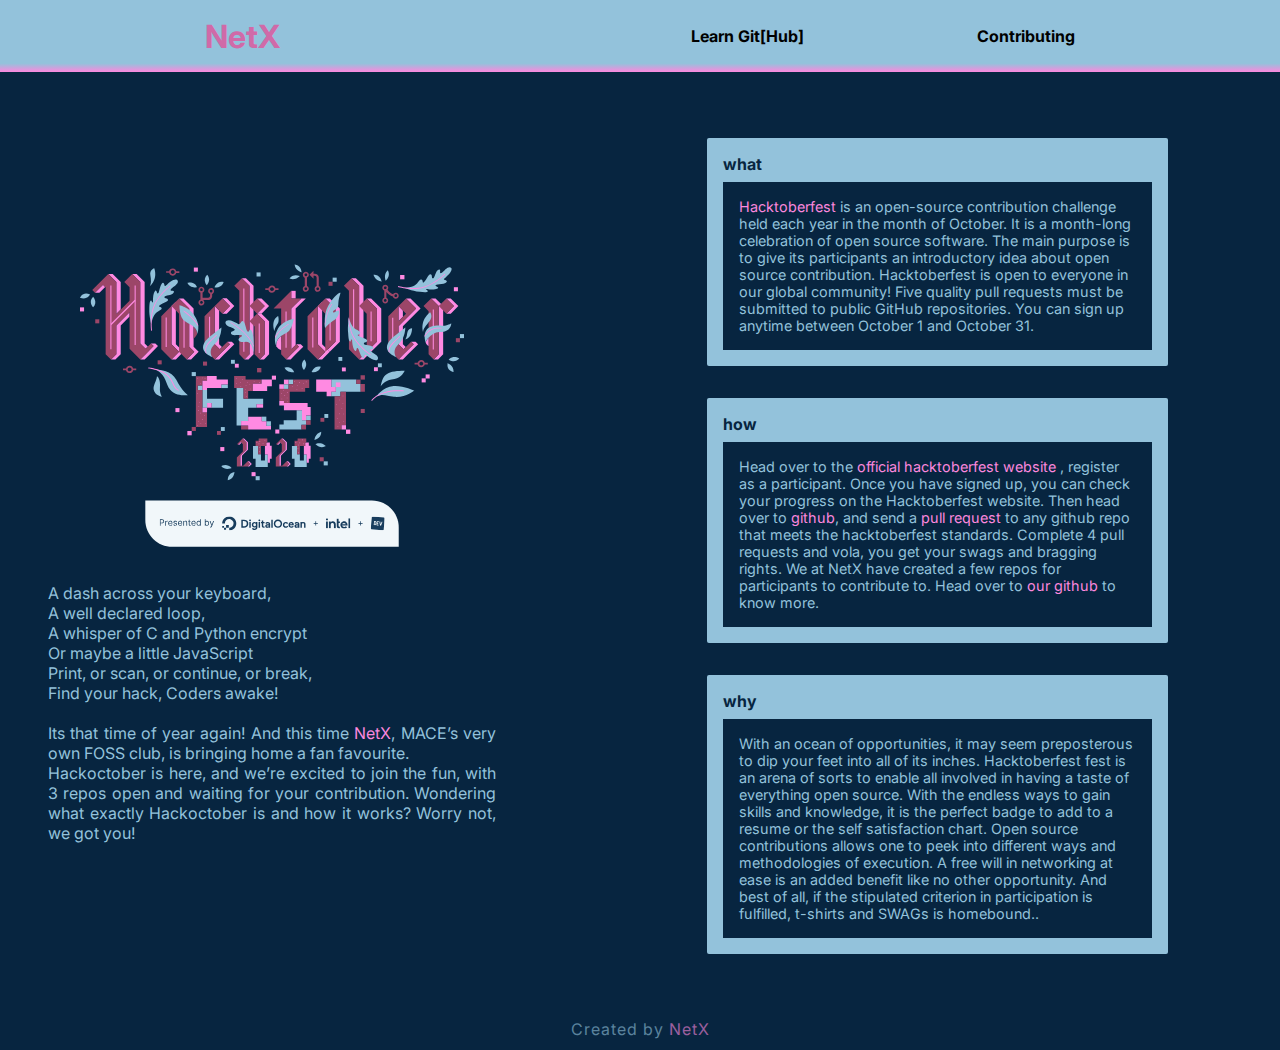
<file: index.html>
<!DOCTYPE html>
<html lang="en">

<head>
    <meta charset="UTF-8">
    <meta name="viewport" content="width=device-width, initial-scale=1.0">
    <link href="https://fonts.googleapis.com/css2?family=Inter:wght@400;700;900&display=swap" rel="stylesheet">
    <link rel="stylesheet" href="css/style.css">
    <link rel="stylesheet" href="css/header.css">
    <link rel="stylesheet" href="https://stackpath.bootstrapcdn.com/font-awesome/4.7.0/css/font-awesome.min.css">
    <title>Netx | Hactoberfest</title>
</head>

<body>
    <header>
        <i class="fa fa-bars"></i>
        <i class="fa fa-close hide-close"></i>
        <h1 class="header-logo"> <a class="current-page" href="/">NetX</a> </h1>
        <nav id="navbar">
            <ul>
                <li><a href="gitguide.html">Learn Git[Hub]</a></li>
                <li><a href="contributing.html">Contributing</a></li>
                <!-- <li><a href="#">FOSS</a></li> -->
            </ul>
        </nav>
    </header>
    <main>
        <div class="left-side">
            <div class="hero-logo">
                <img class="hacktohgfdsgberfest-logo" src="./images/Logo Sponsors Dark.svg" alt="">
            </div>
            <div class="hero-text">A dash across your keyboard,<br> A well declared loop,<br> A whisper of C and Python encrypt <br> Or maybe a little JavaScript<br> Print, or scan, or continue, or break,<br> Find your hack, Coders awake! <br><br> Its that time of year again! And
                this time
                <a href="netx.club" target="_blank" rel="noopener" class="link">NetX</a>, MACE’s very own FOSS club, is bringing home a fan favourite. <br> Hackoctober is here, and we’re excited to join the fun, with 3 repos open and waiting for
                your contribution. Wondering what exactly Hackoctober is and how it works? Worry not, we got you!
            </div>
        </div>
        <div class="right-side">
            <div class="wrapper">
                <div class="box what">
                    <p>what</p>
                    <div class="inner-box">
                        <a href="https://hacktoberfest.digitalocean.com/" target="_blank" rel="noopener" class="link">Hacktoberfest</a> is an open-source contribution challenge held each year in the month of October. It is a month-long celebration of
                        open source software. The main purpose is to give its participants an introductory idea about open source contribution. Hacktoberfest is open to everyone in our global community! Five quality pull requests must be submitted to
                        public GitHub repositories. You can sign up anytime between October 1 and October 31.
                    </div>
                </div>
                <div class="box how">
                    <p>how</p>
                    <div class="inner-box">
                        Head over to the <a href="https://hacktoberfest.digitalocean.com/" class="link" target="_blank" rel="noopener">official hacktoberfest website</a> , register as a participant. Once you have signed up, you can check your progress
                        on the Hacktoberfest website. Then head over to <a class="link" href="https://github.com/" target="_blank" rel="noopener">github</a>, and send a <a href="https://www.atlassian.com/git/tutorials/making-a-pull-request" class="link"
                            target="_blank" rel="noopener">pull request</a> to any github repo that meets the hacktoberfest standards. Complete 4 pull requests and vola, you get your swags and bragging rights. We at NetX have created a few repos for participants
                        to contribute to. Head over to <a href="https://github.com/netxmace/Hacktoberfest-2020" class="link" target="_blank" rel="noopener">our github</a> to know more.
                    </div>
                </div>
                <div class="box why">
                    <p>why</p>
                    <div class="inner-box">
                        With an ocean of opportunities, it may seem preposterous to dip your feet into all of its inches. Hacktoberfest fest is an arena of sorts to enable all involved in having a taste of everything open source. With the endless ways to gain skills and knowledge,
                        it is the perfect badge to add to a resume or the self satisfaction chart. Open source contributions allows one to peek into different ways and methodologies of execution. A free will in networking at ease is an added benefit like
                        no other opportunity. And best of all, if the stipulated criterion in participation is fulfilled, t-shirts and SWAGs is homebound..
                    </div>
                </div>
            </div>
        </div>
    </main>
    <footer>
        <p>Created by&nbsp;<a href="http://netx.club" target="_blank" rel="noopener">NetX</a></p>
    </footer>
    <script src="app.js"></script>
</body>

</html>
</file>
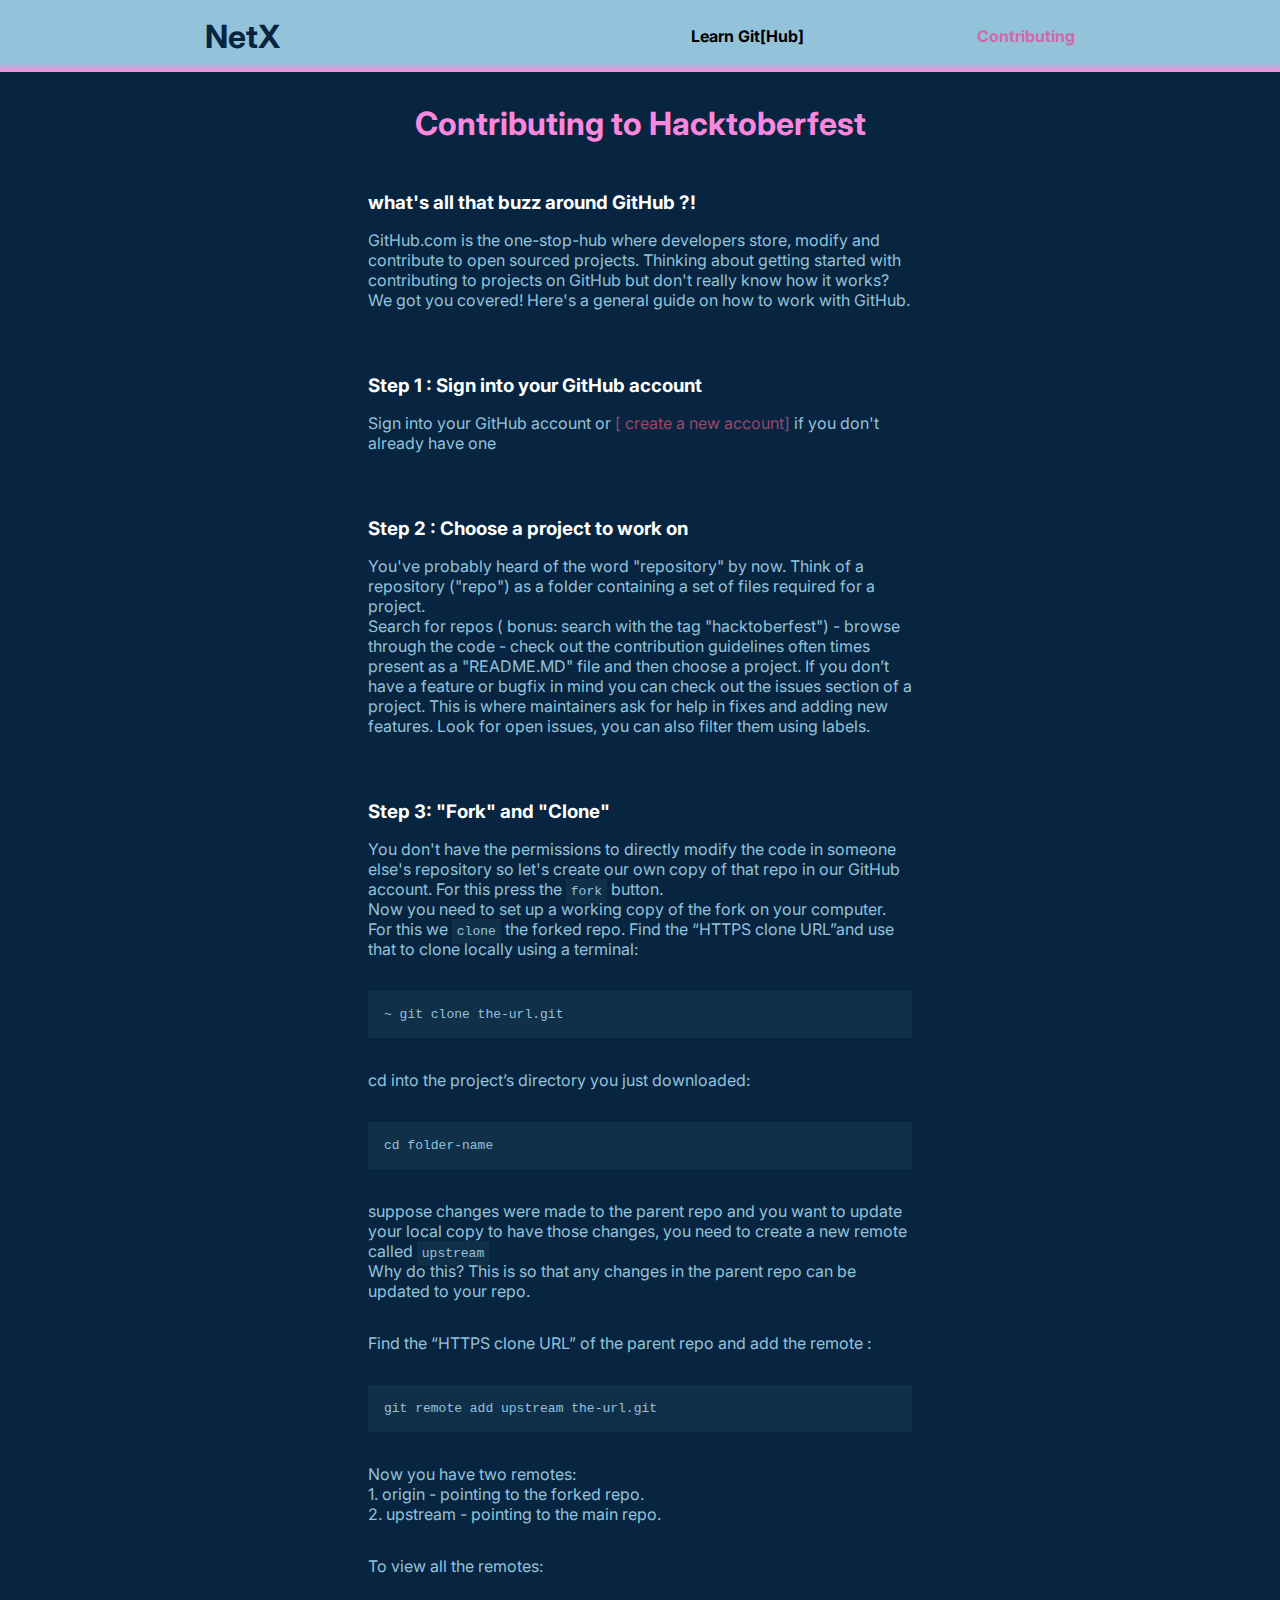
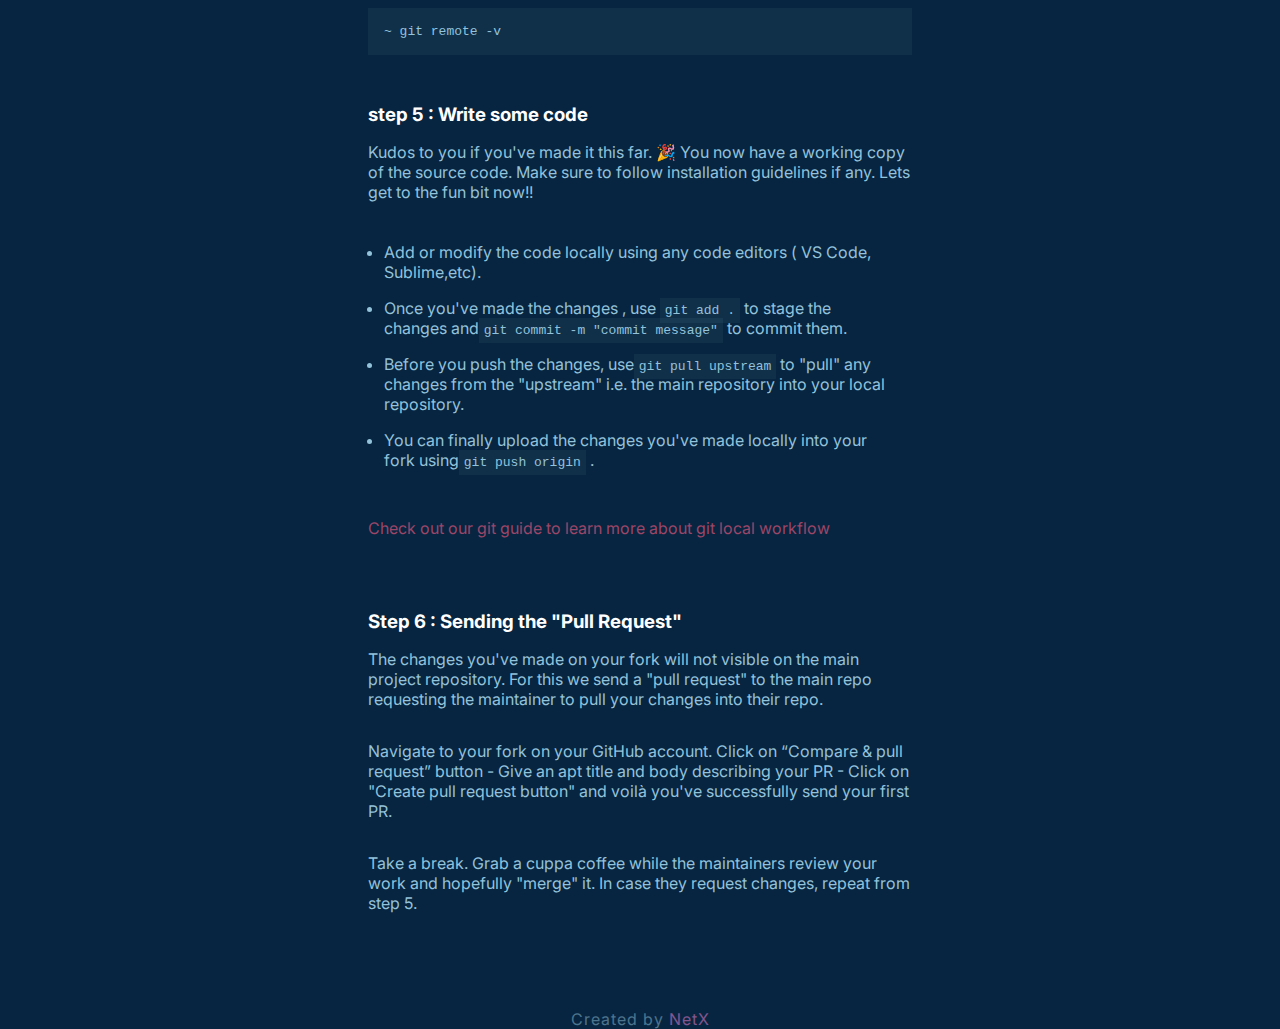
<file: contributing.html>
<!DOCTYPE html>
<html lang="en">

<head>
    <meta charset="UTF-8">
    <meta name="viewport" content="width=device-width, initial-scale=1.0">
    <link href="https://fonts.googleapis.com/css2?family=Inter:wght@400;700;900&display=swap" rel="stylesheet">
    <link rel="stylesheet" href="css/gitgithub.css">
    <link rel="stylesheet" href="css/header.css">
    <link rel="stylesheet" href="css/reset.css">
    <link rel="stylesheet" href="https://stackpath.bootstrapcdn.com/font-awesome/4.7.0/css/font-awesome.min.css">
    <title>NetX | Contribution Guide</title>
</head>

<body>
    <header>
        <i class="fa fa-bars"></i>
        <i class="fa fa-close hide-close"></i>
        <h1 class="header-logo"> <a href="/">NetX</a> </h1>
        <nav id="navbar">
            <ul>
                <li class="home-link"><a href="index.html">Home</a></li>
                <li><a href="gitguide.html">Learn Git[Hub]</a></li>
                <li><a class="current-page" href="contributing.html">Contributing</a></li>
                <!-- <li><a href="#">FOSS</a></li> -->
            </ul>
        </nav>
    </header>
    <main>
        <h1>Contributing to Hacktoberfest</h1>
        <div class="block">
            <h3 class="block__heading">what's all that buzz around GitHub ?!</h3>
            <p class="block__paragraph">
                GitHub.com is the one-stop-hub where developers store, modify and contribute to open sourced projects. Thinking about getting started with contributing to projects on GitHub but don't really know how it works? We got you covered! Here's a general guide
                on how to work with GitHub.
            </p>
        </div>
        <div class="block">
            <h3 class="block__heading">Step 1 : Sign into your GitHub account</h3>
            <p class="block__paragraph">Sign into your GitHub account or <a href="https://github.com/join" target="_blank" rel="noopener" class="inline-link"> [ create a new account]</a> if you don't already have one</p>
        </div>
        <div class="block">
            <h3 class="block__heading">Step 2 : Choose a project to work on</h3>
            <p class="block__paragraph">You've probably heard of the word "repository" by now. Think of a repository ("repo") as a folder containing a set of files required for a project.<br> Search for repos ( bonus: search with the tag "hacktoberfest") - browse through the code
                - check out the contribution guidelines often times present as a "README.MD" file and then choose a project. If you don’t have a feature or bugfix in mind you can check out the issues section of a project. This is where maintainers ask
                for help in fixes and adding new features. Look for open issues, you can also filter them using labels.
            </p>
        </div>
        <div class="block">
            <h3 class="block__heading">Step 3: "Fork" and "Clone"</h3>
            <p class="block__paragraph">You don't have the permissions to directly modify the code in someone else's repository so let's create our own copy of that repo in our GitHub account. For this press the <code class="inline-code">fork</code> button. <br> Now you need to
                set up a working copy of the fork on your computer. For this we <code class="inline-code">clone</code> the forked repo. Find the “HTTPS clone URL”and use that to clone locally using a terminal:
            </p>
            <pre><code>~ git clone the-url.git</code></pre>
            <p class="block__paragraph">cd into the project’s directory you just downloaded:</p>
            <pre><code>cd folder-name</code></pre>
            <p class="block__paragraph">suppose changes were made to the parent repo and you want to update your local copy to have those changes, you need to create a new remote called <code class="inline-code">upstream</code> <br>Why do this? This is so that any changes in the
                parent repo can be updated to your repo. </p>
            <p class="block__paragraph">Find the “HTTPS clone URL” of the parent repo and add the remote :</p>
            <pre><code>git remote add upstream the-url.git</code></pre>
            <p class="block__paragraph">Now you have two remotes: <br> 1. origin - pointing to the forked repo. <br> 2. upstream - pointing to the main repo. <br></p>
            <p class="block__paragraph">To view all the remotes:</p>
            <pre><code>~ git remote -v</code></pre>

        </div>
        <div class="block">
            <h3 class="block__heading">step 5 : Write some code</h3>
            <p class="block__paragraph">Kudos to you if you've made it this far. 🎉 You now have a working copy of the source code. Make sure to follow installation guidelines if any. Lets get to the fun bit now!! </p>
            <ul>
                <li>Add or modify the code locally using any code editors ( VS Code, Sublime,etc).</li>
                <li>Once you've made the changes , use <code class="inline-code">git add .</code> to stage the changes and<code class="inline-code">git commit -m "commit message"</code> to commit them.</li>
                <li>Before you push the changes, use<code class="inline-code">git pull upstream</code> to "pull" any changes from the "upstream" i.e. the main repository into your local repository.</li>
                <li>You can finally upload the changes you've made locally into your fork using<code class="inline-code">git push origin</code> .</li>
            </ul>
            <p class="block__paragraph">
                <a href="/gitguide.html" class="link">Check out our git guide to learn more about git local workflow</a>
            </p>
        </div>
        <div class="block">
            <h3 class="block__heading">Step 6 : Sending the "Pull Request" </h3>
            <p class="block__paragraph">The changes you've made on your fork will not visible on the main project repository. For this we send a "pull request" to the main repo requesting the maintainer to pull your changes into their repo.</p>
            <p class="block__paragraph">Navigate to your fork on your GitHub account. Click on “Compare & pull request” button - Give an apt title and body describing your PR - Click on "Create pull request button" and voilà you've successfully send your first PR.</p>
            <p class="block__paragraph">Take a break. Grab a cuppa coffee while the maintainers review your work and hopefully "merge" it. In case they request changes, repeat from step 5. </p>
        </div>
    </main>
    <footer>
        <p>Created by&nbsp;<a href="http://netx.club" target="_blank" rel="noopener">NetX</a></p>
    </footer>
    <script src="app.js"></script>
</body>

</html>
</file>
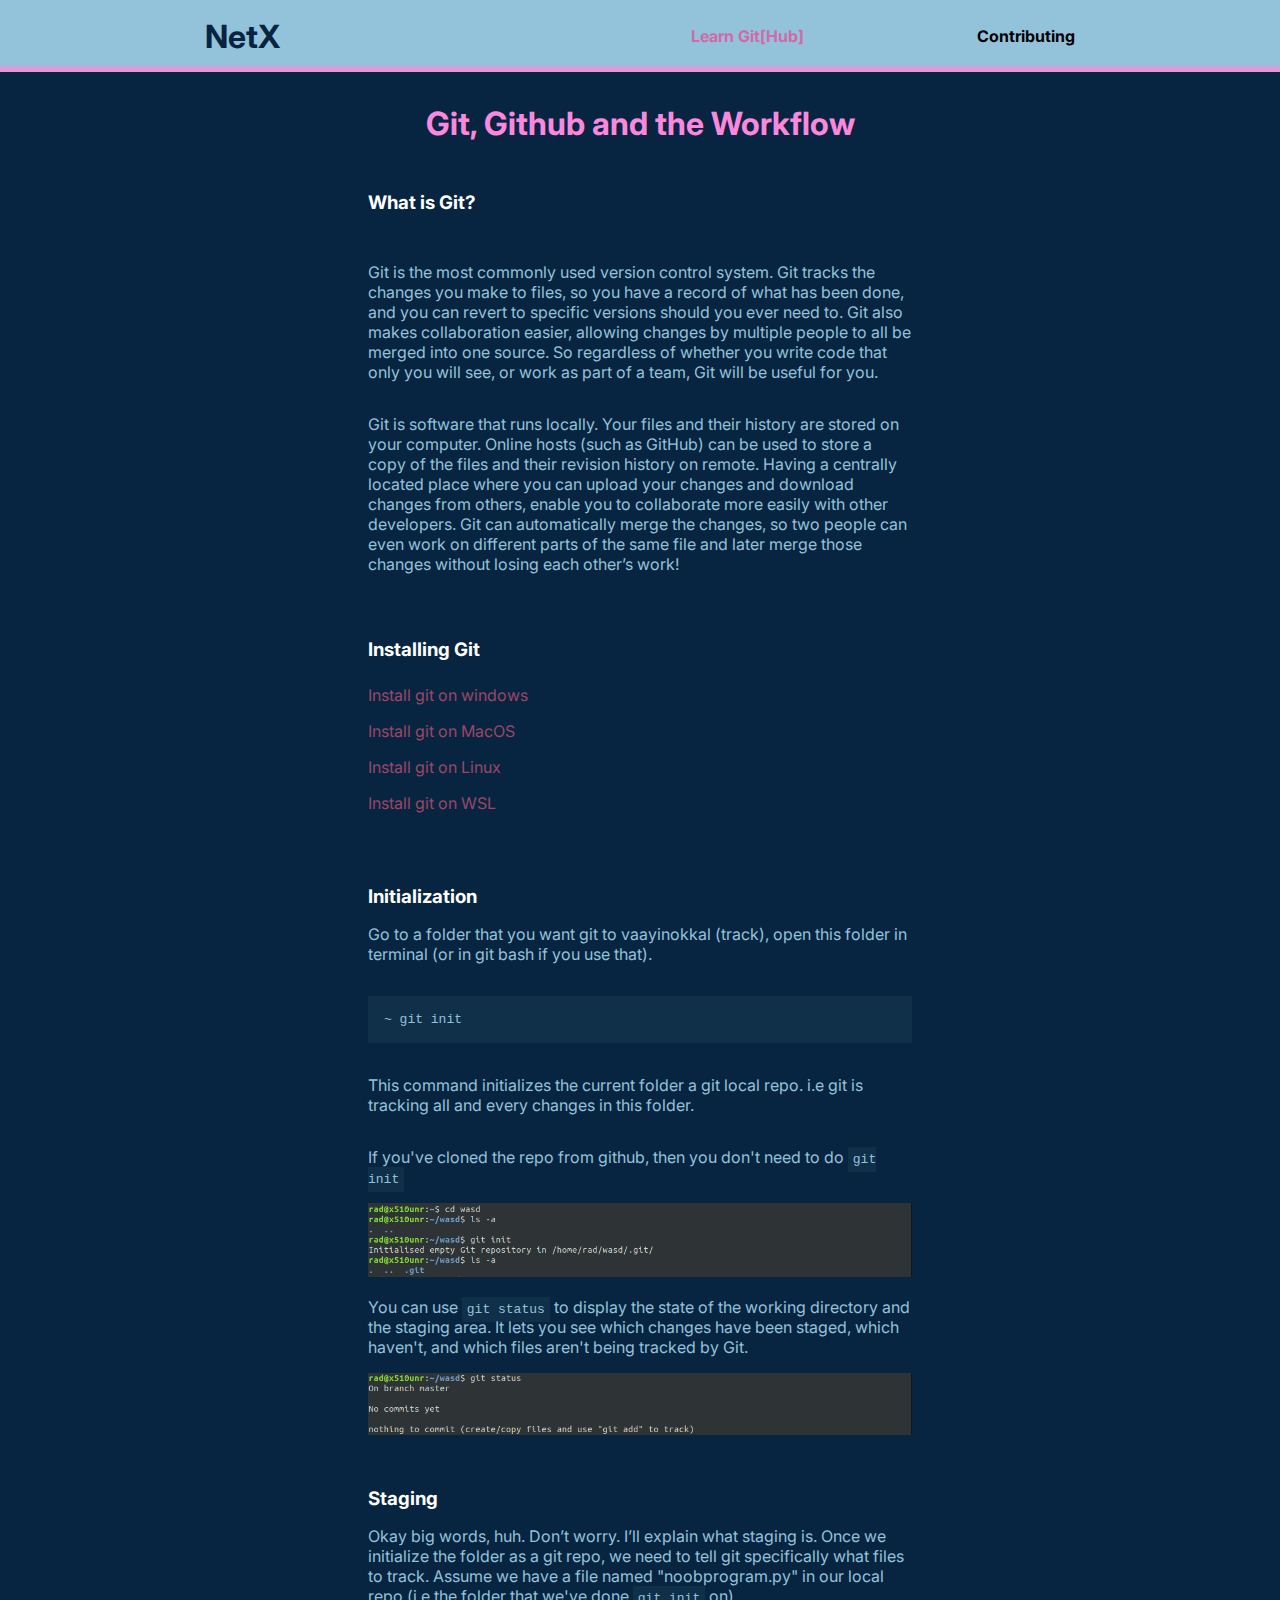
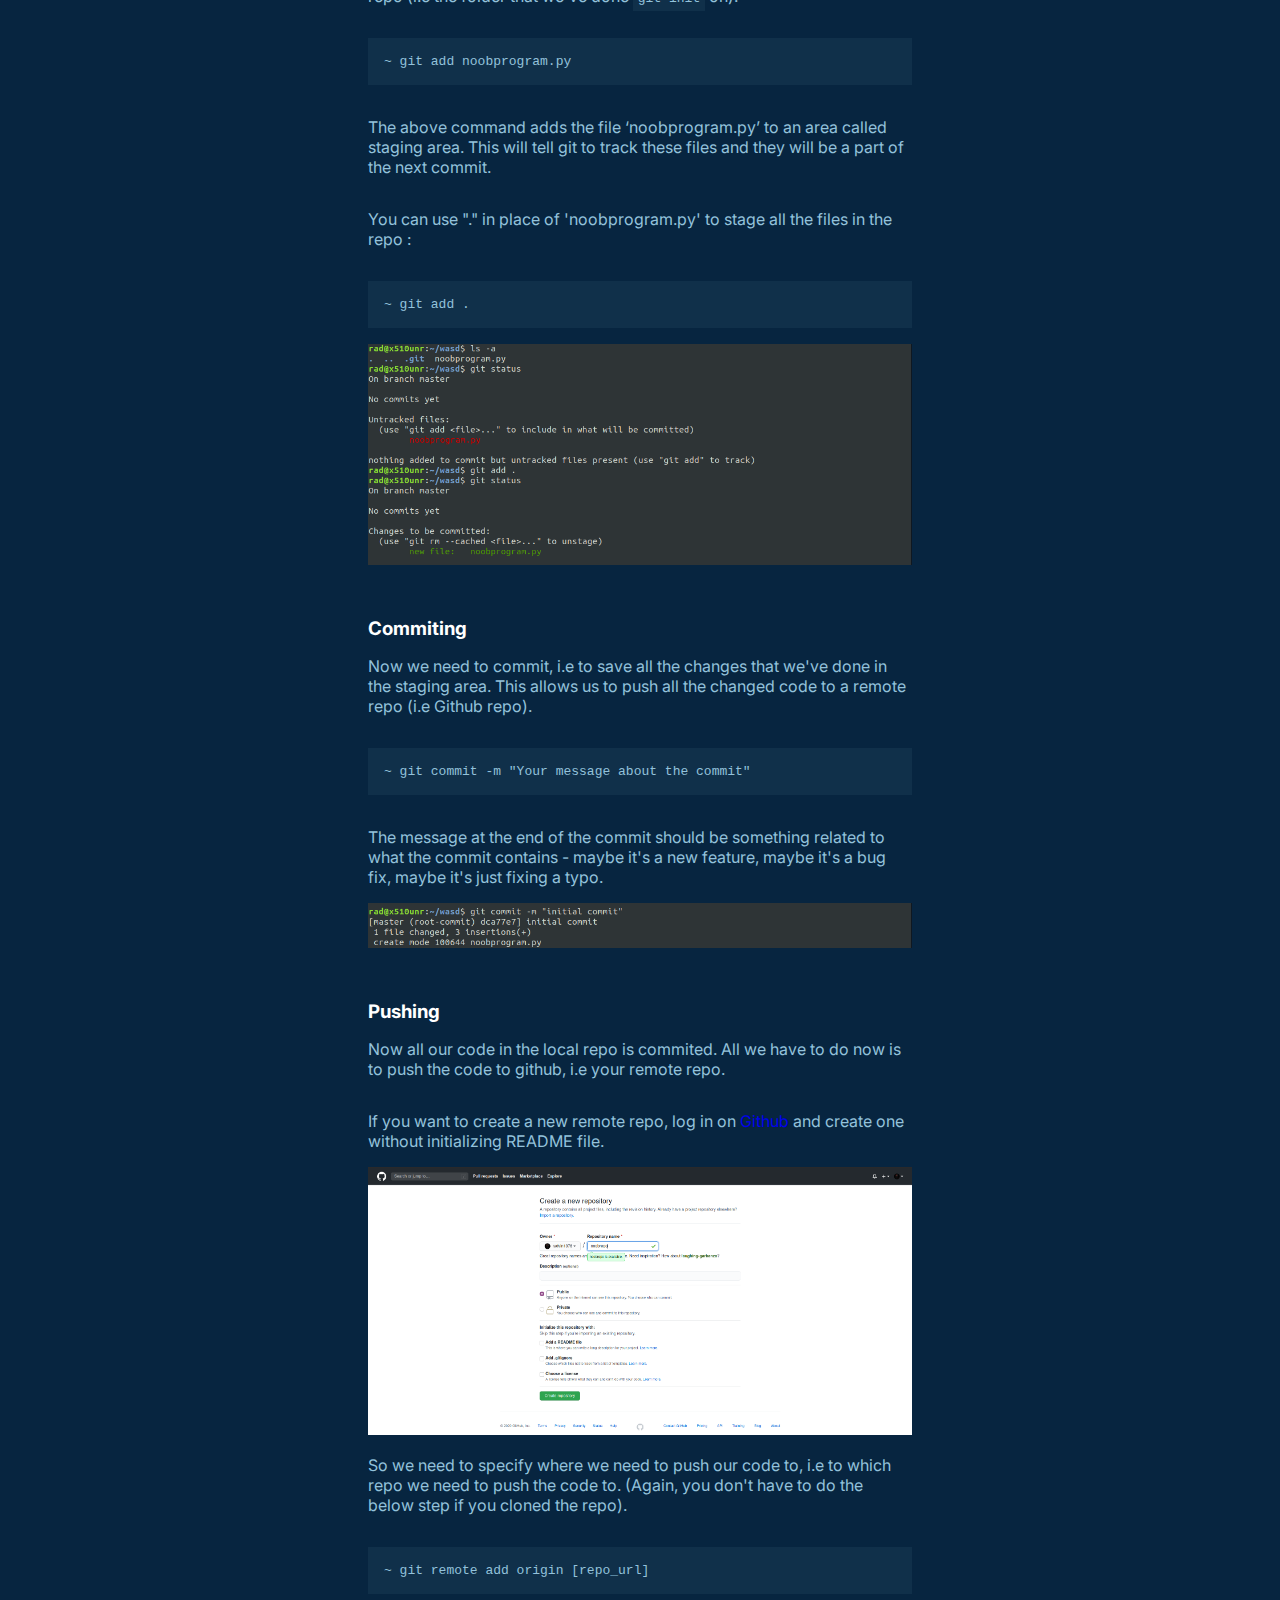
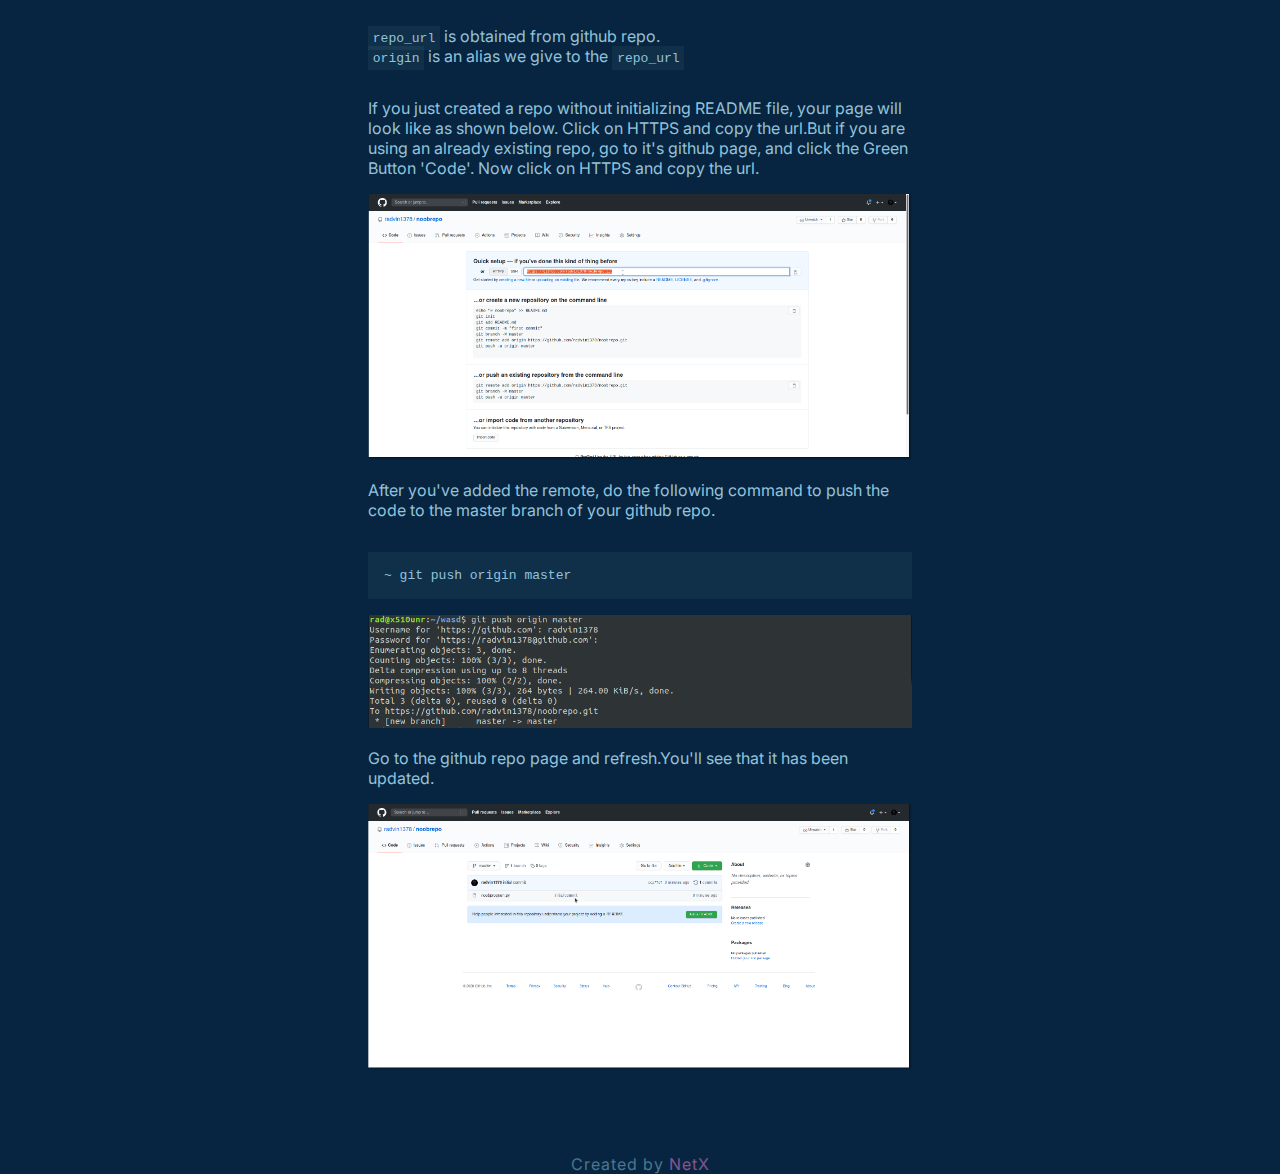
<file: gitguide.html>
<!DOCTYPE html>
<html lang="en">

<head>
    <meta charset="UTF-8">
    <meta name="viewport" content="width=device-width, initial-scale=1.0">
    <link href="https://fonts.googleapis.com/css2?family=Inter:wght@400;700;900&display=swap" rel="stylesheet">
    <link rel="stylesheet" href="css/gitgithub.css">
    <link rel="stylesheet" href="css/header.css">
    <link rel="stylesheet" href="css/reset.css">
    <link rel="stylesheet" href="https://stackpath.bootstrapcdn.com/font-awesome/4.7.0/css/font-awesome.min.css">
    <title>NetX | Git Guide</title>
</head>

<body>
    <header>
        <i class="fa fa-bars"></i>
        <i class="fa fa-close hide-close"></i>
        <h1 class="header-logo"> <a href="/">NetX</a> </h1>
        <nav id="navbar">
            <ul>
                <li class="home-link"><a href="index.html">Home</a></li>
                <li class="current-page"><a href="#">Learn Git[Hub]</a></li>
                <li><a href="contributing.html">Contributing</a></li>
                <!-- <li><a href="#">FOSS</a></li> -->
            </ul>
        </nav>
    </header>
    <main>
        <h1>Git, Github and the Workflow</h1>
        <div class="block">
            <h3 class="block__heading">What is Git?</h3>
            <p class="block__paragraph">
                <div class="block__paragraph">
                    Git is the most commonly used version control system. Git tracks the changes you make to files, so you have a record of what has been done, and you can revert to specific versions should you ever need to. Git also makes collaboration easier, allowing
                    changes by multiple people to all be merged into one source. So regardless of whether you write code that only you will see, or work as part of a team, Git will be useful for you.
                </div>
                <div class="block__paragraph">
                    Git is software that runs locally. Your files and their history are stored on your computer. Online hosts (such as GitHub) can be used to store a copy of the files and their revision history on remote. Having a centrally located place where you can upload
                    your changes and download changes from others, enable you to collaborate more easily with other developers. Git can automatically merge the changes, so two people can even work on different parts of the same file and later merge those
                    changes without losing each other’s work!
                </div>
            </p>
        </div>
        <div class="block">
            <h3 class="block__heading">Installing Git</h3>
            <p class="block__paragraph">
                <a href="#" class="link">Install git on windows</a>
                <a href="#" class="link">Install git on MacOS</a>
                <a href="#" class="link">Install git on Linux</a>
                <a href="#" class="link">Install git on WSL</a>
            </p>
        </div>
        <div class="block">
            <h3 class="block__heading">Initialization</h3>
            <p class="block__paragraph">
                Go to a folder that you want git to vaayinokkal (track), open this folder in terminal (or in git bash if you use that).
            </p>
            <pre><code>~ git init</code></pre>
            <div class="block__paragraph">This command initializes the current folder a git local repo. i.e git is tracking all and every changes in this folder.</div>
            <div class="block__paragraph">
                If you've cloned the repo from github, then you don't need to do <code class="inline-code">  git init</code>
            </div>
            <div class="image">
                <img src="images/bash_cmds_init.png" fadsfsadfalt="bash command screenshot">
            </div>
            <div class="block__paragraph">
                You can use <code class="inline-code">  git status</code> to display the state of the working directory and the staging area. It lets you see which changes have been staged, which haven't, and which files aren't being tracked by Git.
            </div>
            <div class="image">
                <img src="images/bash_cmds_git_status.png" alt="bash command screenshot">
            </div>
        </div>
        <div class="block">
            <h3 class="block__heading">Staging</h3>
            <p class="block__paragraph">
                Okay big words, huh. Don’t worry. I’ll explain what staging is. Once we initialize the folder as a git repo, we need to tell git specifically what files to track. Assume we have a file named "noobprogram.py" in our local repo (i.e the folder that we've
                done
                <code class="inline-code">git init</code> on).
            </p>
            <pre><code>~ git add noobprogram.py</code></pre>
            <div class="block__paragraph">
                The above command adds the file ‘noobprogram.py’ to an area called staging area. This will tell git to track these files and they will be a part of the next commit.
            </div>
            <div class="block__paragraph">You can use "." in place of 'noobprogram.py' to stage all the files in the repo : </div>
            <pre><code>~ git add .</code></pre>
            <div class="image">
                <img src="images/bash_cmds_git_add.png" alt="bash command screenshot">
            </div>
        </div>
        <div class="block">
            <h3 class="block__heading">Commiting</h3>
            <p class="block__paragraph">
                Now we need to commit, i.e to save all the changes that we've done in the staging area. This allows us to push all the changed code to a remote repo (i.e Github repo).
            </p>
            <pre><code>~ git commit -m "Your message about the commit"</code></pre>
            <div class="block__paragraph">
                The message at the end of the commit should be something related to what the commit contains - maybe it's a new feature, maybe it's a bug fix, maybe it's just fixing a typo.
            </div>
            <div class="image">
                <img src="images/bash_cmds_git_commit.png" alt="bash command screenshot">
            </div>
        </div>
        <div class="block">
            <h3 class="block__heading">Pushing</h3>
            <p class="block__paragraph">
                Now all our code in the local repo is commited. All we have to do now is to push the code to github, i.e your remote repo.
            </p>
            <p class="block__paragraph">
                If you want to create a new remote repo, log in on <a href="https://github.com/" target="_blank"> Github </a> and create one without initializing README file.
            </p>
            <div class="image">
                <img src="images/github_create_newRepo.png" alt="github create new repo">
            </div>
            <p class="block__paragraph">
                So we need to specify where we need to push our code to, i.e to which repo we need to push the code to. (Again, you don't have to do the below step if you cloned the repo).
            </p>
            <pre><code>~ git remote add origin [repo_url]</code></pre>
            <div class="block__paragraph">
                <code class="inline-code">repo_url</code> is obtained from github repo.
                <br> <code class="inline-code">origin</code> is an alias we give to the <code class="inline-code">repo_url</code>
            </div>
            <div class="block__paragraph">
                If you just created a repo without initializing README file, your page will look like as shown below. Click on HTTPS and copy the url.But if you are using an already existing repo, go to it's github page, and click the Green Button 'Code'. Now click on
                HTTPS and copy the url.
            </div>
            <div class="image">
                <img src="images/github_ini_repo.png" alt="github create new repo">
            </div>
            <div class="block__paragraph">
                After you've added the remote, do the following command to push the code to the master branch of your github repo.
            </div>
            <pre><code>~ git push origin master</code></pre>
            <div class="image">
                <img src="images/bash_cmds_git_push.png" alt="bash command screenshot">
            </div>
            <div class="block__paragraph">
                Go to the github repo page and refresh.You'll see that it has been updated.
            </div>
            <div class="image">
                <img src="images/github_pushedRepo.png" alt="bash command screenshot">
            </div>
        </div>
    </main>
    <footer>
        <p>Created by&nbsp;<a href="http://netx.club" target="_blank" rel="noopener">NetX</a></p>
    </footer>

    <script src="app.js"></script>
</body>

</html>
</file>
<file: css/style.css>
* {
  margin: 0;
  padding: 0;
  -webkit-box-sizing: border-box;
          box-sizing: border-box;
}

body {
  font-family: "Inter", sans-serif;
  background-color: #072540;
}

a {
  text-decoration: none;
}

main {
  padding: 0.1rem 3rem;
  min-height: calc(100vh - 4.5rem);
  display: -webkit-box;
  display: -ms-flexbox;
  display: flex;
  -webkit-box-orient: horizontal;
  -webkit-box-direction: normal;
      -ms-flex-direction: row;
          flex-direction: row;
  -webkit-box-align: stretch;
      -ms-flex-align: stretch;
          align-items: stretch;
}

main .left-side {
  -ms-flex-preferred-size: 50%;
      flex-basis: 50%;
  display: -webkit-box;
  display: -ms-flexbox;
  display: flex;
  -webkit-box-orient: vertical;
  -webkit-box-direction: normal;
      -ms-flex-direction: column;
          flex-direction: column;
  -webkit-box-align: center;
      -ms-flex-align: center;
          align-items: center;
  -webkit-box-pack: center;
      -ms-flex-pack: center;
          justify-content: center;
}

main .left-side .hero-logo {
  padding: 1rem 2rem 2rem 2rem;
}

main .left-side .hero-logo img {
  height: auto;
  width: 30vw;
}

main .left-side .hero-text {
  color: #93c2db;
  padding: 0rem;
  text-align: justify;
}

main .left-side .hero-text .link {
  color: #fc88de;
}

main .right-side {
  display: -webkit-box;
  display: -ms-flexbox;
  display: flex;
  -webkit-box-pack: end;
      -ms-flex-pack: end;
          justify-content: flex-end;
}

main .right-side .wrapper {
  padding: 4rem;
  width: 80%;
  display: -webkit-box;
  display: -ms-flexbox;
  display: flex;
  -webkit-box-orient: vertical;
  -webkit-box-direction: normal;
      -ms-flex-direction: column;
          flex-direction: column;
  -webkit-box-pack: space-evenly;
      -ms-flex-pack: space-evenly;
          justify-content: space-evenly;
  -webkit-box-align: center;
      -ms-flex-align: center;
          align-items: center;
}

main .right-side .wrapper .box {
  border-radius: 2px;
  color: #072540;
  background-color: #93c2db;
  margin: 2rem auto 0rem auto;
  padding: 1rem;
}

main .right-side .wrapper .box p {
  font-weight: 700;
  padding-bottom: 0.5rem;
}

main .right-side .wrapper .box .inner-box {
  font-size: 0.9rem;
  background-color: #072540;
  padding: 1rem;
  color: #93c2db;
}

main .right-side .wrapper .box .inner-box .link {
  color: #fc88de;
}

main .right-side .wrapper .what {
  margin-top: 0rem;
}

@media (max-width: 1100px) {
  main {
    padding: 2rem;
    -webkit-box-orient: vertical;
    -webkit-box-direction: normal;
        -ms-flex-direction: column;
            flex-direction: column;
  }
  main .left-side .hero-logo {
    padding: 1rem 1rem 1rem 1rem;
  }
  main .left-side .hero-logo img {
    width: 70vw;
    height: auto;
  }
  main .left-side .hero-text {
    padding: 0.3rem;
  }
  main .right-side {
    -webkit-box-pack: stretch;
        -ms-flex-pack: stretch;
            justify-content: stretch;
  }
  main .right-side .wrapper {
    width: 100%;
    padding: 0.2rem;
  }
  main .right-side .wrapper .box .inner-box a {
    color: #fc88de;
  }
}

footer {
  opacity: .6;
}

footer p {
  display: -webkit-box;
  display: -ms-flexbox;
  display: flex;
  -webkit-box-align: center;
      -ms-flex-align: center;
          align-items: center;
  -webkit-box-pack: center;
      -ms-flex-pack: center;
          justify-content: center;
  color: #93c2db;
  letter-spacing: 1px;
  padding-bottom: .7rem;
}

footer a {
  color: #fc88de;
}
/*# sourceMappingURL=style.css.map */
</file>
<file: css/header.css>
header {
  display: -webkit-box;
  display: -ms-flexbox;
  display: flex;
  height: 4.5rem;
  position: -webkit-sticky;
  position: sticky;
  top: 0;
  background: #93c2db;
  background: -webkit-gradient(linear, left top, left bottom, color-stop(88%, #93c2db), to(#fc88de));
  background: linear-gradient(180deg, #93c2db 88%, #fc88de 100%);
  -webkit-box-align: center;
      -ms-flex-align: center;
          align-items: center;
  -ms-flex-pack: distribute;
      justify-content: space-around;
  z-index: 100;
}

header .header-logo .current-page {
  color: #d06aa8;
}

header .header-logo a {
  color: #072540;
}

header .fa {
  padding: 0.5rem;
}

header .fa-bars {
  display: none;
}

header .hide-close {
  display: none;
}

header nav {
  -ms-flex-preferred-size: 30%;
      flex-basis: 30%;
}

header nav ul {
  display: -webkit-box;
  display: -ms-flexbox;
  display: flex;
  -webkit-box-align: center;
      -ms-flex-align: center;
          align-items: center;
  -webkit-box-pack: justify;
      -ms-flex-pack: justify;
          justify-content: space-between;
  list-style: none;
}

header nav ul li a {
  color: inherit;
  font-weight: 700;
}

header nav ul li:hover {
  color: #d06aa8;
}

header nav ul .current-page {
  color: #d06aa8;
}

header nav ul .home-link {
  display: none;
}

@media (max-width: 1024px) {
  header .header-logo {
    visibility: hidden;
  }
  header .fa-bars {
    display: block;
  }
  header .hide-bars {
    display: none;
  }
  header nav {
    position: fixed;
    top: 4.5rem;
    left: -100%;
    bottom: 0;
    width: 100%;
    height: 100%;
    -webkit-transition: all 0.5s;
    transition: all 0.5s;
  }
  header nav ul {
    top: 0;
    bottom: 0;
    width: 100%;
    height: 100%;
    background-color: #072540;
    color: white;
    -webkit-box-orient: vertical;
    -webkit-box-direction: normal;
        -ms-flex-direction: column;
            flex-direction: column;
    -webkit-box-pack: center;
        -ms-flex-pack: center;
            justify-content: center;
  }
  header nav ul .home-link {
    display: block;
  }
  header nav li {
    padding: 2rem 0;
  }
  header .show {
    left: 0;
  }
}
/*# sourceMappingURL=header.css.map */
</file>
<file: css/gitgithub.css>
main {
  width: 50%;
  margin: 0 auto;
  padding: 2rem 0;
}

main h1 {
  text-align: center;
  color: #fc88de;
}

main .block {
  margin: 3rem;
}

main .block__heading {
  color: white;
}

main .block__paragraph {
  padding: 1rem 0;
  color: #93c2db;
  text-align: start;
}

main .block .link {
  padding: 0.5rem 0;
  display: block;
  color: #9c4668;
}

main .block .link:hover {
  color: #fc88de;
}

main .block .inline-link {
  color: #9c4668;
}

main .block .inline-link:hover {
  color: #fc88de;
}

main .block pre {
  padding: 1rem;
  margin: 1rem 0;
  background-color: rgba(147, 197, 219, 0.07);
  color: #93c2db;
}

main .block pre code {
  width: 100%;
}

main .block .inline-code {
  padding: 0.3rem;
  background-color: rgba(147, 197, 219, 0.07);
}

main .block img {
  width: 40vw;
  height: auto;
}

main .block ul {
  padding: 1rem;
}

main .block ul li {
  color: #93c2db;
  padding: 0.5rem 0;
}

main .block .image {
  width: 100%;
}

main .block .image img {
  width: 100%;
}

footer {
  opacity: .5;
}

footer p {
  display: -webkit-box;
  display: -ms-flexbox;
  display: flex;
  -webkit-box-align: center;
      -ms-flex-align: center;
          align-items: center;
  -webkit-box-pack: center;
      -ms-flex-pack: center;
          justify-content: center;
  color: #93c2db;
  letter-spacing: 1px;
}

footer a {
  color: #fc88de;
}

@media (max-width: 1024px) {
  main {
    width: 100%;
  }
  main .block pre {
    overflow-x: scroll;
  }
  main .block .image {
    overflow-x: scroll;
  }
}
/*# sourceMappingURL=gitgithub.css.map */
</file>
